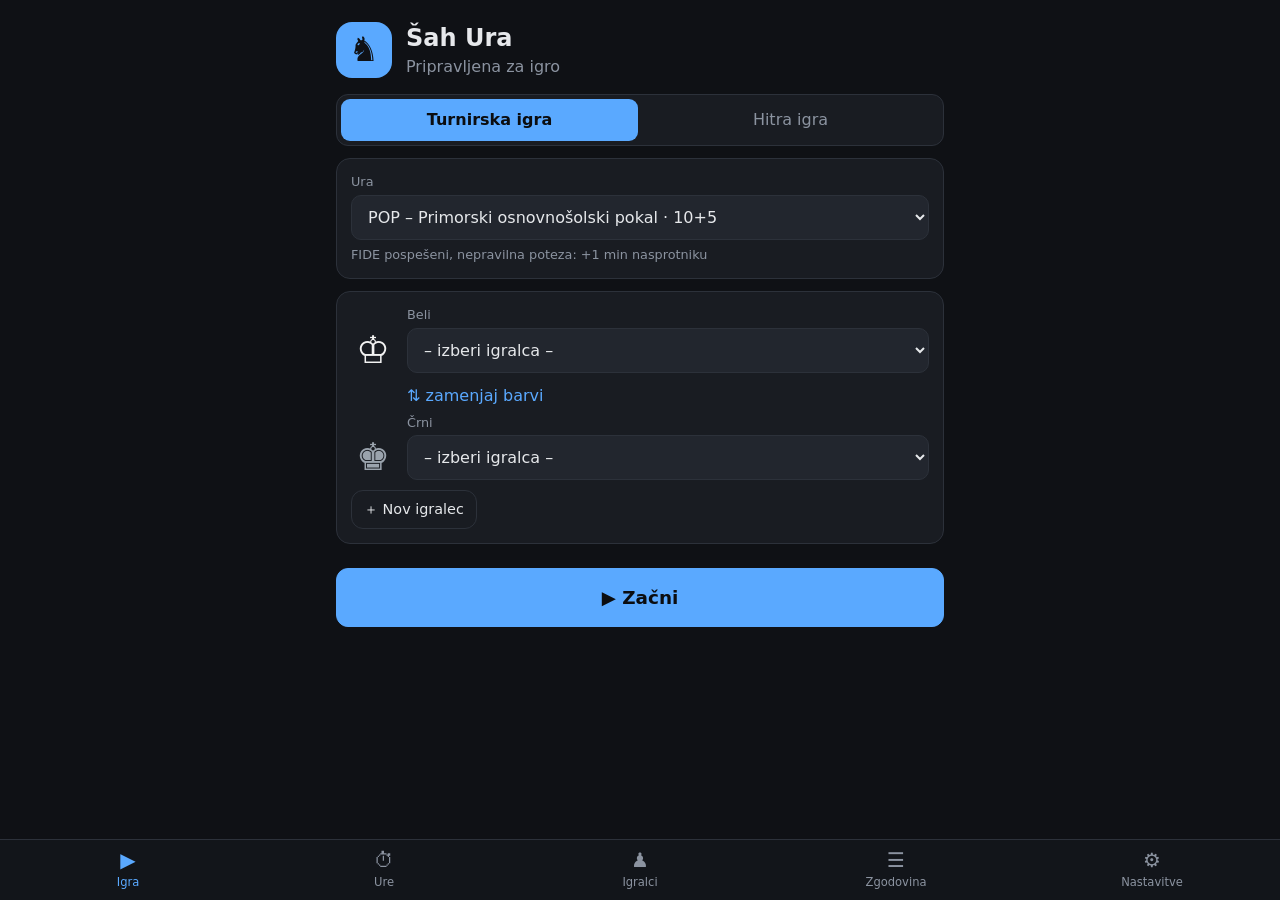
<file: index.html>
<!DOCTYPE html>
<html lang="sl">
<head>
  <meta charset="utf-8">
  <meta name="viewport" content="width=device-width, initial-scale=1, viewport-fit=cover, user-scalable=no">
  <meta name="theme-color" content="#0f1115">
  <meta name="mobile-web-app-capable" content="yes">
  <meta name="apple-mobile-web-app-capable" content="yes">
  <meta name="apple-mobile-web-app-status-bar-style" content="black-translucent">
  <meta name="apple-mobile-web-app-title" content="Šah Ura">
  <title>Šah Ura</title>
  <link rel="manifest" href="manifest.webmanifest">
  <link rel="icon" href="icons/icon-192.png">
  <link rel="apple-touch-icon" href="icons/apple-touch-icon.png">
  <link rel="stylesheet" href="css/app.css">
</head>
<body>
  <main id="view"></main>

  <nav id="tabs">
    <button data-view="home"><span>▶</span>Igra</button>
    <button data-view="clocks"><span>⏱</span>Ure</button>
    <button data-view="players"><span>♟</span>Igralci</button>
    <button data-view="history"><span>☰</span>Zgodovina</button>
    <button data-view="settings"><span>⚙</span>Nastavitve</button>
  </nav>

  <div id="game" class="game" hidden>
    <div class="half" id="half-a">
      <div class="face"><div class="pname"></div><div class="time">0:00</div><div class="meta"><span class="moves"></span><span class="info"></span></div><div class="swatches"></div></div>
    </div>
    <div class="gbar">
      <button id="g-exit" class="gbtn" aria-label="Izhod">✕</button>
      <button id="g-swap" class="gbtn" aria-label="Zamenjaj strani">⇅</button>
      <button id="g-pause" class="gbtn main" aria-label="Pavza">⏸</button>
      <button id="g-arb" class="gbtn" aria-label="Sodnik">⚖</button>
    </div>
    <div class="half" id="half-b">
      <div class="face"><div class="pname"></div><div class="time">0:00</div><div class="meta"><span class="moves"></span><span class="info"></span></div><div class="swatches"></div></div>
    </div>
  </div>

  <div id="modal-root"></div>
  <script type="module" src="js/app.js"></script>
</body>
</html>
</file>
<file: css/app.css>
/* ===== barvne sheme ure ===== */
[data-theme="noc"]      { --a-bg:#e9ebee; --a-fg:#0e1013; --i-bg:#181b20; --i-fg:#5f6873; --acc:#5aa9ff; --glow:none; }
[data-theme="klasicna"] { --a-bg:#ffffff; --a-fg:#000000; --i-bg:#000000; --i-fg:#8a8a8a; --acc:#d4af37; --glow:none; }
[data-theme="les"]      { --a-bg:#f0d9b5; --a-fg:#3b2414; --i-bg:#3a2a1e; --i-fg:#b58863; --acc:#d4a373; --glow:none; }
[data-theme="morje"]    { --a-bg:#1e88e5; --a-fg:#ffffff; --i-bg:#0c1a2a; --i-fg:#4d6b8a; --acc:#4fc3f7; --glow:none; }
[data-theme="gozd"]     { --a-bg:#43a047; --a-fg:#ffffff; --i-bg:#122018; --i-fg:#567a63; --acc:#81c784; --glow:none; }
[data-theme="lava"]     { --a-bg:#ff7043; --a-fg:#1a0904; --i-bg:#1f1210; --i-fg:#7d5148; --acc:#ffab40; --glow:none; }
[data-theme="neon"]     { --a-bg:#10002b; --a-fg:#39ff14; --i-bg:#05050a; --i-fg:#4b3a78; --acc:#ff2bd6; --glow:0 0 .18em #39ff14, 0 0 .5em #39ff1488; }
[data-theme="vijola"]   { --a-bg:#7e57c2; --a-fg:#ffffff; --i-bg:#1a1426; --i-fg:#6b5a8c; --acc:#b39ddb; --glow:none; }
[data-theme="roza"]     { --a-bg:#ec407a; --a-fg:#ffffff; --i-bg:#26121a; --i-fg:#8c5068; --acc:#f48fb1; --glow:none; }
[data-theme="sonce"]    { --a-bg:#ffb300; --a-fg:#1a1200; --i-bg:#221a08; --i-fg:#8a7240; --acc:#ffd54f; --glow:none; }
[data-theme="kontrast"] { --a-bg:#ffeb3b; --a-fg:#000000; --i-bg:#000000; --i-fg:#ffffff; --acc:#ffeb3b; --glow:none; }

:root {
  --bg:#0f1115; --card:#191c22; --card2:#22262e; --line:#2c313a;
  --tx:#e6e8eb; --mu:#8b93a0; --low:#e53935; --win:#43a047; --loss:#e53935;
  --safe-b: env(safe-area-inset-bottom, 0px);
  color-scheme: dark;
}
* { box-sizing: border-box; -webkit-tap-highlight-color: transparent; }
html, body { margin:0; height:100%; background:var(--bg); color:var(--tx);
  font: 16px/1.4 system-ui, -apple-system, "Segoe UI", Roboto, sans-serif; }
body { overscroll-behavior: none; }
button, input, select { font: inherit; color: inherit; }
h1 { font-size: 1.5rem; margin: .2em 0 .6em; }
.vh { margin-top: .3em; }
.muted { color: var(--mu); }
.small { font-size: .85rem; }
.center { text-align: center; }
.hint { font-size: .8rem; color: var(--mu); margin: .4em 0; }

#view { max-width: 640px; margin: 0 auto; padding: 16px 16px calc(90px + var(--safe-b)); min-height: 100%; }

/* ===== zavihki ===== */
#tabs { position: fixed; left:0; right:0; bottom:0; display:flex; background:#12151a; border-top:1px solid var(--line);
  padding-bottom: var(--safe-b); z-index: 5; }
#tabs button { flex:1; background:none; border:0; padding:8px 2px 10px; color:var(--mu); font-size:.72rem; display:flex; flex-direction:column; align-items:center; gap:2px; }
#tabs button span { font-size: 1.25rem; line-height: 1.2; }
#tabs button.on { color: var(--acc); }
body.in-game #tabs, body.in-game #view { display: none; }

/* ===== elementi ===== */
.hero { display:flex; align-items:center; gap:14px; margin:6px 0 16px; }
.hero h1 { margin:0; }
.hero p { margin:0; }
.logo { width:56px; height:56px; border-radius:16px; background:var(--acc); color:#0f1115; display:grid; place-items:center; font-size:34px; }
.card { background:var(--card); border:1px solid var(--line); border-radius:14px; padding:14px; margin: 12px 0; }
.lbl { display:block; font-size:.8rem; color:var(--mu); margin: 10px 0 4px; }
.lbl:first-child { margin-top: 0; }
input, select { width:100%; background:var(--card2); border:1px solid var(--line); border-radius:10px; padding:11px 12px; outline:none; }
input:focus, select:focus { border-color: var(--acc); }
.clock-note { font-size:.8rem; color:var(--mu); margin-top:6px; }
.btn { background:var(--card2); border:1px solid var(--line); border-radius:12px; padding:12px 16px; cursor:pointer; display:inline-flex; flex-direction:column; align-items:center; justify-content:center; gap:2px; }
.btn small { font-size:.75rem; color:var(--mu); }
.btn:active { transform: scale(.98); }
.btn:disabled { opacity:.4; }
.btn.primary { background:var(--acc); border-color:var(--acc); color:#0b0d10; font-weight:600; }
.btn.danger { border-color:#7a2a2a; color:#ff8a80; }
.btn.danger.ghost, .btn.ghost { background:none; }
.btn.big { width:100%; padding:16px; font-size:1.15rem; margin-top:12px; }
.btn.small { padding:8px 12px; font-size:.9rem; margin-top:10px; }
#view > .btn.primary:not(.big) { width:100%; margin-bottom:6px; }
.row-btns { display:flex; gap:10px; margin-top:14px; }
.row-btns > .btn { flex:1; }
.row-btns.wrap { flex-wrap: wrap; }
.col-btns { display:flex; flex-direction:column; gap:10px; margin-top:12px; }
.icon-btn { background:none; border:0; color:var(--mu); font-size:1.1rem; padding:8px; cursor:pointer; border-radius:8px; }
.icon-btn:active { background: var(--card2); }
.sec { font-size:.8rem; text-transform:uppercase; letter-spacing:.06em; color:var(--mu); margin:20px 0 8px; font-weight:600; }

.seg { display:flex; background:var(--card); border:1px solid var(--line); border-radius:12px; padding:4px; gap:4px; }
.seg button { flex:1; background:none; border:0; border-radius:9px; padding:10px; color:var(--mu); cursor:pointer; display:flex; flex-direction:column; align-items:center; }
.seg button.on { background:var(--acc); color:#0b0d10; font-weight:600; }
.seg button small { font-size:.72rem; font-weight:400; opacity:.8; }
.res-seg button { font-size: 1.2rem; padding: 12px 6px; }

.pick { display:flex; align-items:flex-end; gap:12px; }
.grow { flex:1; min-width:0; }
.piece { font-size:38px; line-height:1; width:44px; text-align:center; padding-bottom:4px; }
.piece.w { color:#f2f2f2; } .piece.b { color:#9aa3ad; }
.swap { display:block; margin:8px 0 2px 56px; background:none; border:0; color:var(--acc); padding:4px 0; cursor:pointer; }

.item { display:flex; align-items:center; gap:10px; background:var(--card); border:1px solid var(--line); border-radius:12px; padding:10px 8px 10px 12px; margin:8px 0; cursor:pointer; }
.item.sel { border-color: var(--acc); }
.item .t { font-weight:600; white-space:nowrap; overflow:hidden; text-overflow:ellipsis; }
.chk { color: var(--acc); font-weight: 700; }
.avatar { width:40px; height:40px; border-radius:50%; background:var(--card2); display:grid; place-items:center; font-weight:700; color:var(--acc); flex-shrink:0; }
.score { text-align:center; font-variant-numeric: tabular-nums; }
.res { font-weight:700; font-size:1.05rem; padding:0 6px; }
.res.win { color:var(--win); } .res.loss { color:var(--loss); }
.dot { display:inline-block; width:.7em; height:.7em; border-radius:50%; margin-right:.35em; vertical-align:baseline; border:1px solid #777; }
.dot.w { background:#f5f5f5; } .dot.b { background:#111; }

.statgrid { display:grid; grid-template-columns:repeat(4,1fr); gap:8px; margin:10px 0; }
.statgrid div { background:var(--card2); border-radius:10px; padding:10px 4px; text-align:center; }
.statgrid b { display:block; font-size:1.4rem; }
.statgrid span { font-size:.75rem; color:var(--mu); }
.statgrid .win b { color:var(--win); } .statgrid .loss b { color:var(--loss); }
.bar-pct { height:8px; background:var(--card2); border-radius:4px; overflow:hidden; }
.bar-pct div { height:100%; background:var(--acc); }
.big-res { font-size:2rem; font-weight:700; text-align:center; margin:8px 0; }
.kv { width:100%; border-collapse:collapse; font-size:.92rem; }
.kv td { padding:6px 0; border-bottom:1px solid var(--line); }
.kv td:first-child { color:var(--mu); width:40%; }

.switch { display:flex; align-items:center; justify-content:space-between; gap:12px; padding:9px 0; border-bottom:1px solid var(--line); cursor:pointer; }
.switch:last-of-type { border-bottom:0; }
.switch select { width:auto; padding:6px 10px; }
.switch input[type=checkbox] { display:none; }
.switch i { width:46px; height:26px; border-radius:13px; background:var(--card2); border:1px solid var(--line); position:relative; flex-shrink:0; transition:.2s; }
.switch i::after { content:""; position:absolute; top:2px; left:2px; width:20px; height:20px; border-radius:50%; background:var(--mu); transition:.2s; }
.switch input:checked + i { background:var(--acc); border-color:var(--acc); }
.switch input:checked + i::after { left:22px; background:#fff; }
.check { display:flex; gap:10px; align-items:center; margin:14px 0 4px; }
.check input { width:20px; height:20px; accent-color: var(--acc); }

.themes { display:grid; grid-template-columns:repeat(auto-fill, minmax(120px,1fr)); gap:10px; }
.theme { background:var(--card); border:2px solid var(--line); border-radius:12px; padding:8px; cursor:pointer; font-size:.85rem; display:flex; flex-direction:column; gap:6px; }
.theme.on { border-color: var(--acc); }
.sw { display:flex; height:46px; border-radius:8px; overflow:hidden; }
.sw i { flex:1; display:grid; place-items:center; font-style:normal; font-weight:700; font-variant-numeric:tabular-nums; }
.sw .a { background:var(--a-bg); color:var(--a-fg); text-shadow:var(--glow); }
.sw .i { background:var(--i-bg); color:var(--i-fg); }

.tc-ed { background:var(--card2); border-radius:12px; padding:10px; }
.stage { display:flex; align-items:center; gap:4px; margin-bottom:6px; }
.stage input { width:auto; flex:1; min-width:0; padding:9px 6px; text-align:center; background:var(--card); }
.stage span { font-size:.75rem; color:var(--mu); }
.two { display:grid; grid-template-columns:1fr 1fr; gap:10px; }
.confirm-t { margin: 4px 0 8px; }

/* ===== modal ===== */
.overlay { position:fixed; inset:0; background:#000a; display:flex; align-items:flex-end; justify-content:center; z-index:50; animation: fade .15s; }
.modal { background:var(--card); width:100%; max-width:520px; max-height:92vh; overflow:auto; border-radius:18px 18px 0 0; padding:6px 16px calc(18px + var(--safe-b)); border:1px solid var(--line); }
.modal.wide { max-width: 640px; }
.modal-h { display:flex; align-items:center; justify-content:space-between; position:sticky; top:0; background:var(--card); padding-top:8px; z-index:1; }
.modal-h h2 { font-size:1.15rem; margin:6px 0; }
@media (min-width: 700px), (orientation: landscape) and (min-height: 500px) {
  .overlay { align-items:center; }
  .modal { border-radius:18px; }
}
@keyframes fade { from { opacity:0 } }

.toast { position:fixed; left:50%; bottom:calc(90px + var(--safe-b)); transform:translate(-50%, 20px); background:#2b313b; color:#fff; padding:10px 16px; border-radius:20px; opacity:0; transition:.25s; z-index:100; pointer-events:none; max-width:90vw; text-align:center; font-size:.92rem; }
.toast.show { opacity:1; transform:translate(-50%,0); }
body.in-game .toast { bottom: 50%; }

/* ===== URA ===== */
.game { position:fixed; inset:0; display:flex; flex-direction:column; background:#000; user-select:none; -webkit-user-select:none; touch-action:none; z-index:10; }
.game[hidden] { display:none; }
.half { flex:1; position:relative; overflow:hidden; background:var(--i-bg); color:var(--i-fg); transition: background .15s, color .15s; cursor:pointer; }
.half.active { background:var(--a-bg); color:var(--a-fg); }
.half.active.run .time { text-shadow: var(--glow); }
.half.waiting { background:var(--i-bg); color:var(--i-fg); }
.half.low.run { background:var(--low); color:#fff; animation: pulse 1s infinite; }
.half.flag { background:#7f0000; color:#fff; }
@keyframes pulse { 50% { filter: brightness(1.25); } }
.face { position:absolute; top:50%; left:50%; display:flex; flex-direction:column; align-items:center; justify-content:center; gap:2%; pointer-events:none; }
.time { font-size:var(--tf, 20vw); font-weight:700; font-variant-numeric:tabular-nums; letter-spacing:-.02em; line-height:1; }
.pname { font-size:var(--nf, 18px); font-weight:600; opacity:.85; max-width:92%; white-space:nowrap; overflow:hidden; text-overflow:ellipsis; }
.meta { font-size:calc(var(--nf, 18px) * .8); display:flex; flex-wrap:wrap; justify-content:center; column-gap:1.2em; opacity:.75; max-width:92%; text-align:center; }
.meta span:empty { display:none; }
.gbar { display:flex; align-items:center; justify-content:center; gap:14px; background:#0b0c0f; padding:6px; }
.gbtn { width:48px; height:48px; border-radius:50%; border:1px solid #2c313a; background:#1a1d23; color:#e6e8eb; font-size:1.25rem; cursor:pointer; display:grid; place-items:center; }
.gbtn.main { width:56px; height:56px; background:var(--acc); color:#0b0d10; border-color:var(--acc); }
.gbtn[hidden] { display:none; }
.game.land { flex-direction:row; }
/* barva po izbiri igralcev */
.swatches { display:none; flex-wrap:wrap; justify-content:center; gap:calc(var(--nf, 18px) * .45); max-width:92%; margin-top:3%; pointer-events:auto; }
.game.custom .half.waiting .swatches { display:flex; }
.game.custom .half.waiting { background:var(--a-bg); color:var(--a-fg); }
.swatch { width:calc(var(--nf, 18px) * 1.7); height:calc(var(--nf, 18px) * 1.7); border-radius:50%; background:var(--a-bg);
  border:3px solid rgba(128,128,128,.45); padding:0; cursor:pointer; box-shadow:0 1px 4px #0006; }
.swatch[data-theme="neon"] { background:var(--a-bg); box-shadow:inset 0 0 0 .35em #39ff14; }
.swatch.on { border-color:currentColor; outline:3px solid currentColor; outline-offset:2px; }
.game.land .gbar { flex-direction:column; padding:6px; }
</file>
